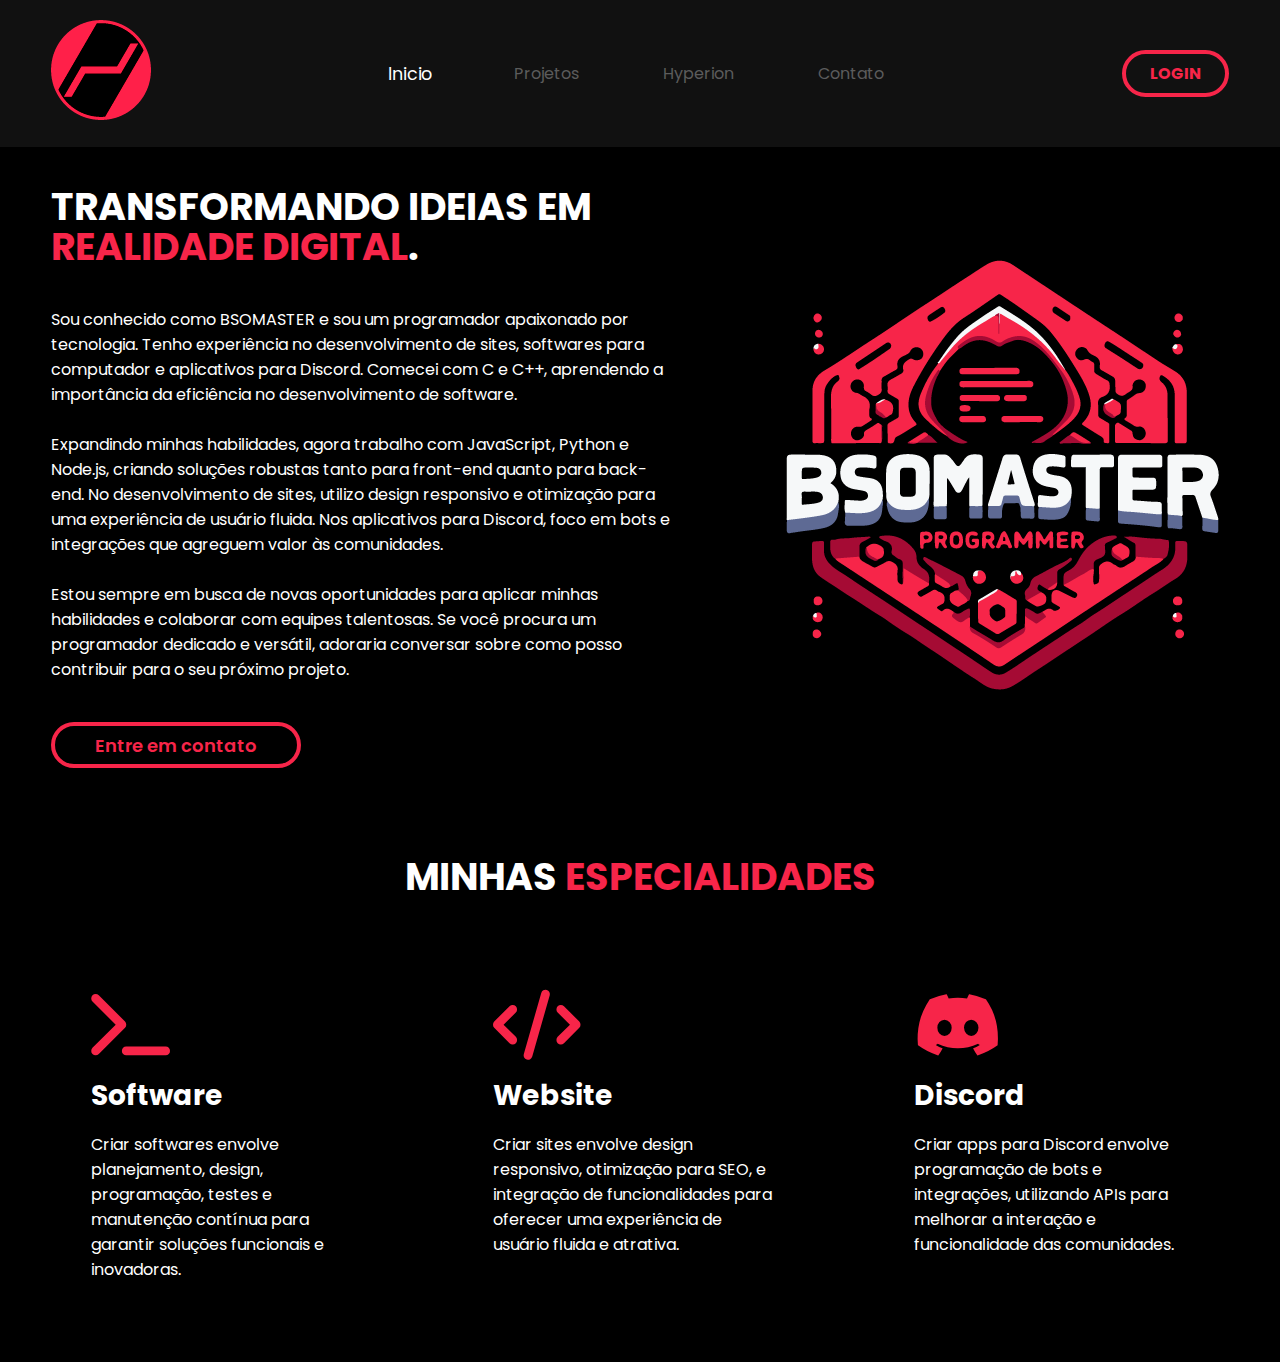
<file: index.html>
<!DOCTYPE html>
<html lang="pt-br">
    
    <head>
        <meta charset="UTF-8">
        <title>BsoMaster</title>
        <link rel="icon" type="image/x-icon" href="img/favicon.png">
        <meta name="viewport" content="width=device-width, initial-scale=1.0">

        <!-- Google Fonts -->
        <link rel="preconnect" href="https://fonts.googleapis.com">
        <link rel="preconnect" href="https://fonts.gstatic.com" crossorigin>
        <link href="https://fonts.googleapis.com/css2?family=Poppins:wght@400;700&display=swap" rel="stylesheet">
        
        <!-- Extern Icons  -->
        <link rel="stylesheet" href="https://cdnjs.cloudflare.com/ajax/libs/font-awesome/6.5.2/css/all.min.css"/>
        
        <!-- Main Style -->
        <link rel="stylesheet" href="css/style.css">
        <link rel="stylesheet" href="css/index.css">
        <script src="js/script.js" defer></script>
    </head>

    <body>
        
        <header>
            
            <div class="interface">
                
                <div class="logo">
                    <img src="img/bsomaster-logo.png" alt="Logo do site">
                </div>
                
                <div class="siteBtnMenu" id="siteBtnMenu">
                    <i class="fa-solid fa-bars"></i>
                </div>

                <div class="siteMenu" id="siteMenu">
                    
                    <nav>
                        <ul>
                            <li><a class="selected">Inicio</a></li>
                            <li><a>Projetos</a></li>
                            <li><a href="hyperion">Hyperion</a></li>
                            <li><a>Contato</a></li>
                        </ul>
                    </nav>

                    <div class="siteHeaderBtn">
                        <span>LOGIN</span>
                    </div>

                </div>

                <div class="siteOverMenu" id="siteOverMenu"></div>

            </div>
        </header>

        <main>
            <section class="sectionOne">
                <div class="interface">
                    <div class="flex">
                        <div class="sectionTxt">
                            
                            <h1>TRANSFORMANDO IDEIAS EM <span>REALIDADE DIGITAL</span>.</h1>
                            
                            <p>Sou conhecido como BSOMASTER e sou um programador apaixonado por tecnologia. Tenho experiência no desenvolvimento de sites, softwares para computador e aplicativos para Discord. Comecei com C e C++, aprendendo a importância da eficiência no desenvolvimento de software.</br></br>

                            Expandindo minhas habilidades, agora trabalho com JavaScript, Python e Node.js, criando soluções robustas tanto para front-end quanto para back-end. No desenvolvimento de sites, utilizo design responsivo e otimização para uma experiência de usuário fluida. Nos aplicativos para Discord, foco em bots e integrações que agreguem valor às comunidades.</br></br>
                                
                            Estou sempre em busca de novas oportunidades para aplicar minhas habilidades e colaborar com equipes talentosas. Se você procura um programador dedicado e versátil, adoraria conversar sobre como posso contribuir para o seu próximo projeto.</p>

                            <a><button onclick="location.href='mailto:admin@bsomaster.com.br?subject=Contato pelo Website'">Entre em contato</button></a>
                            
                        </div>
                        <div class="sectionFluctuate">
                            <img src="img/bsomaster.png" alt="">
                        </div>
                    </div>
                </div>
            </section>
            
            <section class="sectionTwo">
                <div class="interface">
                    <h2>MINHAS <span>ESPECIALIDADES</span></h2>
                    <div class="flex">
                        <div class="sectionBox">
                            <i class="fa-solid fa-terminal"></i>
                            <h3>Software</h3>
                            <p>Criar softwares envolve planejamento, design, programação, testes e manutenção contínua para garantir soluções funcionais e inovadoras.</p>
                        </div>
                        <div class="sectionBox">
                            <i class="fa-solid fa-code"></i>
                            <h3>Website</h3>
                            <p>Criar sites envolve design responsivo, otimização para SEO, e integração de funcionalidades para oferecer uma experiência de usuário fluida e atrativa.</p>
                        </div>
                        <div class="sectionBox">
                            <i class="fa-brands fa-discord"></i>
                            <h3>Discord</h3>
                            <p>Criar apps para Discord envolve programação de bots e integrações, utilizando APIs para melhorar a interação e funcionalidade das comunidades.</p>
                        </div>
                    </div>
                </div>
            </section>
        </main>

    </body>
</html>
</file>
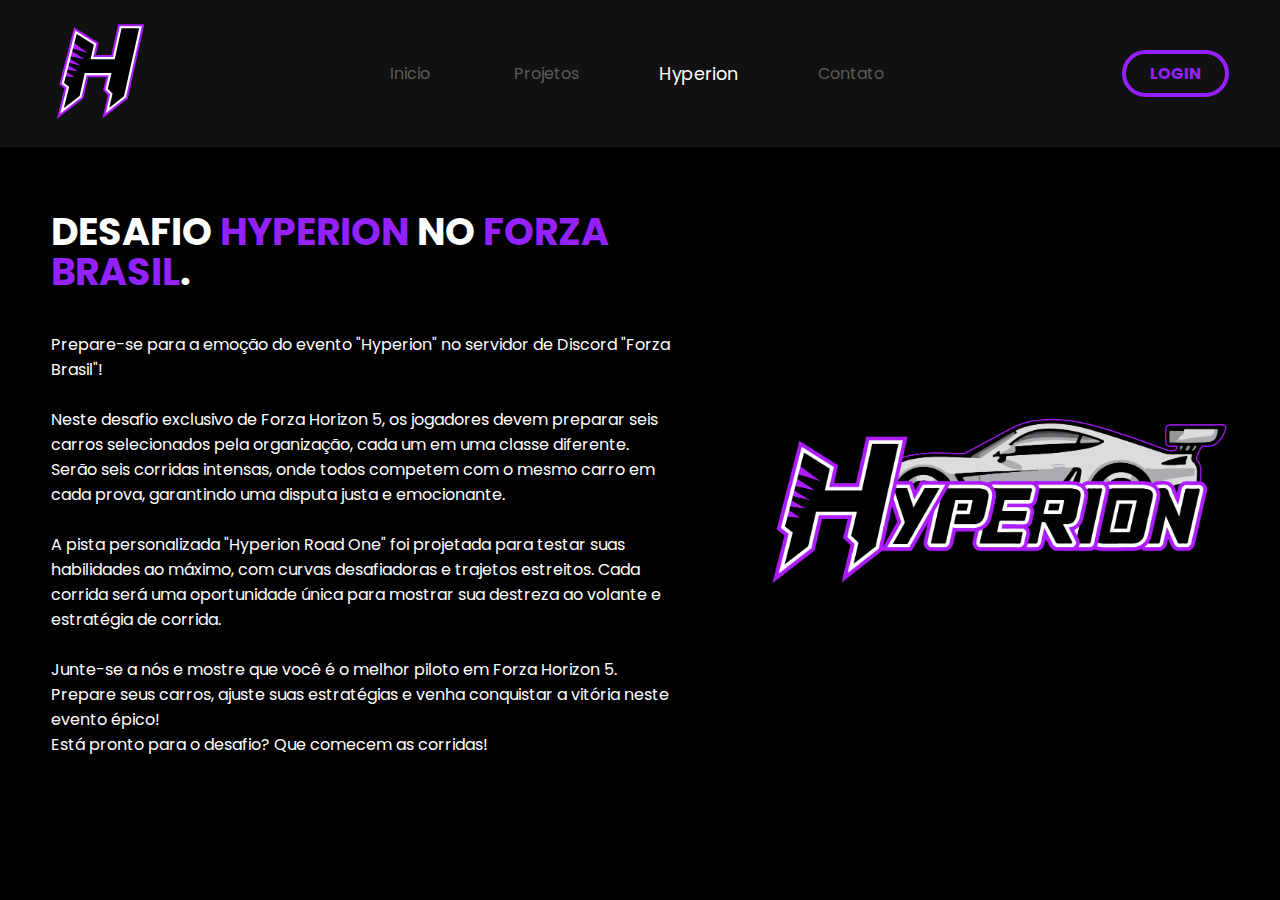
<file: hyperion/index.html>
<!DOCTYPE html>
<html lang="pt-br">
    
    <head>
        <meta charset="UTF-8">
        <title>BsoMaster : Hyperion</title>
        <link rel="icon" type="image/x-icon" href="../img/favicon.png">
        <meta name="viewport" content="width=device-width, initial-scale=1.0">

        <!-- Google Fonts -->
        <link rel="preconnect" href="https://fonts.googleapis.com">
        <link rel="preconnect" href="https://fonts.gstatic.com" crossorigin>
        <link href="https://fonts.googleapis.com/css2?family=Poppins:ital,wght@0,100;0,200;0,300;0,400;0,500;0,600;0,700;0,800;0,900;1,100;1,200;1,300;1,400;1,500;1,600;1,700;1,800;1,900&display=swap" rel="stylesheet">
        
        <!-- Extern Icons  -->
        <link rel="stylesheet" href="https://cdnjs.cloudflare.com/ajax/libs/font-awesome/6.5.2/css/all.min.css"/>
        
        <!-- Main Style -->
        <link rel="stylesheet" href="../css/style.css">
        <link rel="stylesheet" href="../css/hyperion.css">
        <script src="../js/script.js" defer></script>
    </head>
    
    <body>
        
        <header>
            
            <div class="interface">
                
                <div class="logo">
                    <img src="../img/hyperion-logo.png" alt="Logo do site">
                </div>
                
                <div class="siteBtnMenu" id="siteBtnMenu">
                    <i class="fa-solid fa-bars"></i>
                </div>

                <div class="siteMenu" id="siteMenu">
                    
                    <nav>
                        <ul>
                            <li><a href="../">Inicio</a></li>
                            <li><a>Projetos</a></li>
                            <li><a class="selected">Hyperion</a></li>
                            <li><a>Contato</a></li>
                        </ul>
                    </nav>

                    <div class="siteHeaderBtn">
                        <span>LOGIN</span>
                    </div>

                </div>

                <div class="siteOverMenu" id="siteOverMenu"></div>

            </div>
        </header>

        <main>
            </br>
            <section class="sectionOne">
                <div class="interface">
                    <div class="flex">
                        <div class="sectionTxt">
                            
							<h1>DESAFIO <span>HYPERION</span> NO <span>FORZA BRASIL</span>.</h1>
                            
							<p>Prepare-se para a emoção do evento "Hyperion" no servidor de Discord "Forza Brasil"!<br><br>
    
							Neste desafio exclusivo de Forza Horizon 5, os jogadores devem preparar seis carros selecionados pela organização, cada um em uma classe diferente. Serão seis corridas intensas, onde todos competem com o mesmo carro em cada prova, garantindo uma disputa justa e emocionante.<br><br>

							A pista personalizada "Hyperion Road One" foi projetada para testar suas habilidades ao máximo, com curvas desafiadoras e trajetos estreitos. Cada corrida será uma oportunidade única para mostrar sua destreza ao volante e estratégia de corrida.<br><br>

							Junte-se a nós e mostre que você é o melhor piloto em Forza Horizon 5. Prepare seus carros, ajuste suas estratégias e venha conquistar a vitória neste evento épico!<br>

							Está pronto para o desafio? Que comecem as corridas!</p>
                            
                        </div>
                        <div class="sectionFluctuate">
                            <img src="../img/Hyperion-Banner.png" alt="">
                        </div>
                    </div>
                </div>
            </section>
            
            <!--section class="sectionTwo">
                <div class="interface">
                    <h2>MINHAS <span>ESPECIALIDADES</span></h2>
                    <div class="flex">
                        <div class="sectionBox">
                            <i class="fa-solid fa-code"></i>
                            <h3>Website</h3>
                            <p>Neque porro quisquam est qui dolorem ipsum quia dolor sit amet, consectetur, adipisci velit.</p>
                        </div>
                        <div class="sectionBox">
                            <i class="fa-solid fa-cart-shopping"></i>
                            <h3>Loja Online</h3>
                            <p>Neque porro quisquam est qui dolorem ipsum quia dolor sit amet, consectetur, adipisci velit.</p>
                        </div>
                        <div class="sectionBox">
                            <i class="fa-brands fa-wordpress"></i>
                            <h3>Wordpress</h3>
                            <p>Neque porro quisquam est qui dolorem ipsum quia dolor sit amet, consectetur, adipisci velit.</p>
                        </div>
                    </div>
                </div>
            </section-->
        </main>

    </body>
</html>
</file>
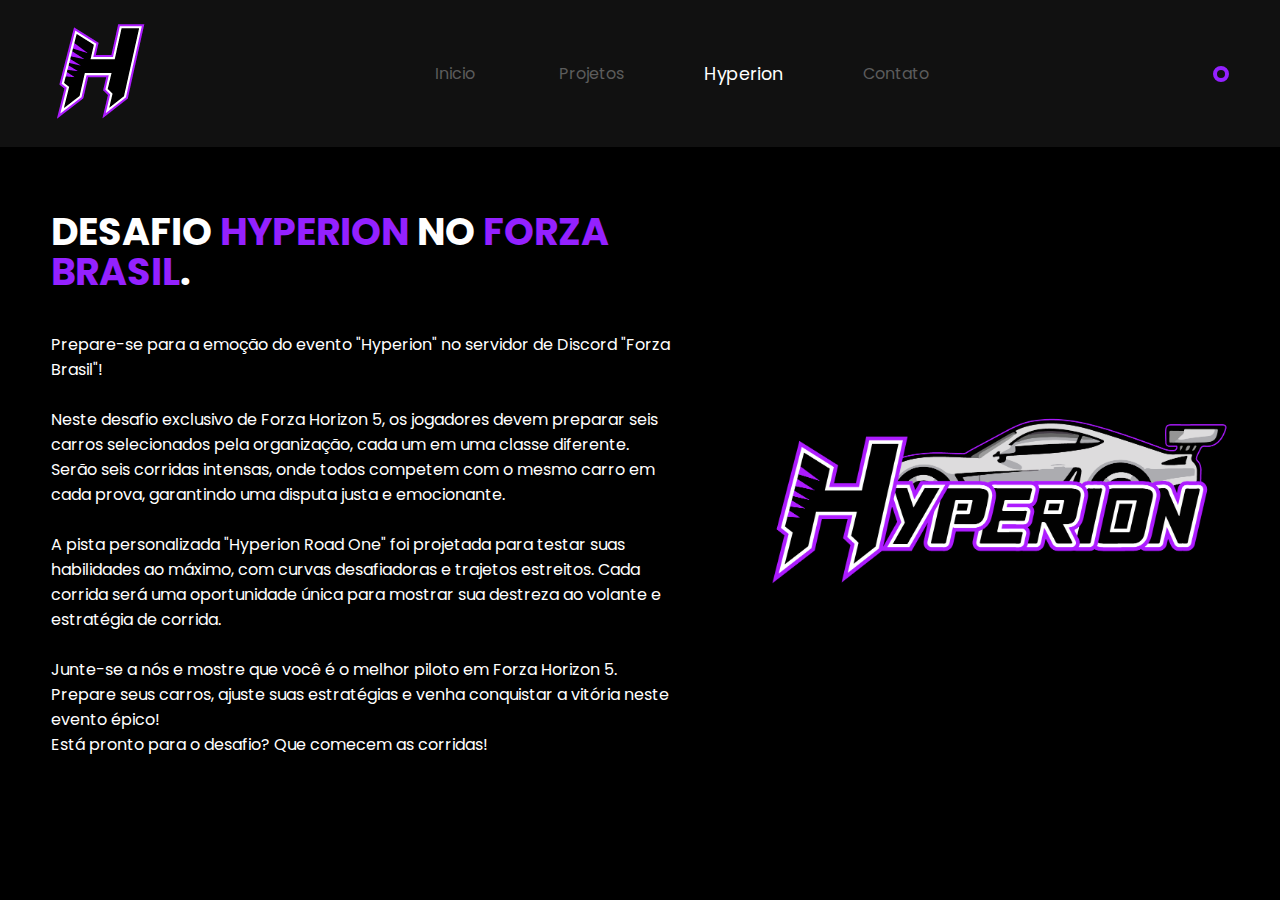
<file: img/index.html>
<!DOCTYPE html>
<html lang="pt-br">
    
    <head>
        <meta charset="UTF-8">
        <title>BsoMaster : Hyperion</title>
        <link rel="icon" type="image/x-icon" href="../img/favicon.png">
        <meta name="viewport" content="width=device-width, initial-scale=1.0">

        <!-- Google Fonts -->
        <link rel="preconnect" href="https://fonts.googleapis.com">
        <link rel="preconnect" href="https://fonts.gstatic.com" crossorigin>
        <link href="https://fonts.googleapis.com/css2?family=Poppins:ital,wght@0,100;0,200;0,300;0,400;0,500;0,600;0,700;0,800;0,900;1,100;1,200;1,300;1,400;1,500;1,600;1,700;1,800;1,900&display=swap" rel="stylesheet">
        
        <!-- Extern Icons  -->
        <link rel="stylesheet" href="https://cdnjs.cloudflare.com/ajax/libs/font-awesome/6.5.2/css/all.min.css"/>
        
        <!-- Main Style -->
        <link rel="stylesheet" href="../css/style.css">
        <link rel="stylesheet" href="../css/hyperion.css">
        <script src="../js/script.js" defer></script>

        <!-- Google Login -->
		<script src="https://accounts.google.com/gsi/client" async defer></script>
    </head>
    
    <body>

        <div id="g_id_onload"
		   data-client_id="87478016894-p1pdbiu2cbjlolkl0veolda452vknct4.apps.googleusercontent.com"
		   data-callback="onSignIn">
		</div>
        
        <header>
            
            <div class="interface">
                
                <div class="logo">
                    <img src="../img/hyperion-logo.png" alt="Logo do site">
                </div>
                
                <div class="siteBtnMenu" id="siteBtnMenu">
                    <i class="fa-solid fa-bars"></i>
                </div>

                <div class="siteMenu" id="siteMenu">
                    
                    <nav>
                        <ul>
                            <li><a href=".">Inicio</a></li>
                            <li><a>Projetos</a></li>
                            <li><a class="selected">Hyperion</a></li>
                            <li><a>Contato</a></li>
                        </ul>
                    </nav>

                    <div class="siteHeaderBtn">
                        <div class="g_id_signin"
                            data-type="button"
                            data-shape="pill"
                            data-theme="filled_black"
                            data-text="signin"
                            data-size="large"
                            data-logo_alignment="left"
                            data-width="200px">
                        </div>
                    </div>

                </div>

                <div class="siteOverMenu" id="siteOverMenu"></div>

            </div>
        </header>

        <main>
            </br>
            <section class="sectionOne">
                <div class="interface">
                    <div class="flex">
                        <div class="sectionTxt">
                            
							<h1>DESAFIO <span>HYPERION</span> NO <span>FORZA BRASIL</span>.</h1>
                            
							<p>Prepare-se para a emoção do evento "Hyperion" no servidor de Discord "Forza Brasil"!<br><br>
    
							Neste desafio exclusivo de Forza Horizon 5, os jogadores devem preparar seis carros selecionados pela organização, cada um em uma classe diferente. Serão seis corridas intensas, onde todos competem com o mesmo carro em cada prova, garantindo uma disputa justa e emocionante.<br><br>

							A pista personalizada "Hyperion Road One" foi projetada para testar suas habilidades ao máximo, com curvas desafiadoras e trajetos estreitos. Cada corrida será uma oportunidade única para mostrar sua destreza ao volante e estratégia de corrida.<br><br>

							Junte-se a nós e mostre que você é o melhor piloto em Forza Horizon 5. Prepare seus carros, ajuste suas estratégias e venha conquistar a vitória neste evento épico!<br>

							Está pronto para o desafio? Que comecem as corridas!</p>
                            
                        </div>
                        <div class="sectionFluctuate">
                            <img src="../img/Hyperion-Banner.png" alt="">
                        </div>
                    </div>
                </div>
            </section>
            
            <!--section class="sectionTwo">
                <div class="interface">
                    <h2>MINHAS <span>ESPECIALIDADES</span></h2>
                    <div class="flex">
                        <div class="sectionBox">
                            <i class="fa-solid fa-code"></i>
                            <h3>Website</h3>
                            <p>Neque porro quisquam est qui dolorem ipsum quia dolor sit amet, consectetur, adipisci velit.</p>
                        </div>
                        <div class="sectionBox">
                            <i class="fa-solid fa-cart-shopping"></i>
                            <h3>Loja Online</h3>
                            <p>Neque porro quisquam est qui dolorem ipsum quia dolor sit amet, consectetur, adipisci velit.</p>
                        </div>
                        <div class="sectionBox">
                            <i class="fa-brands fa-wordpress"></i>
                            <h3>Wordpress</h3>
                            <p>Neque porro quisquam est qui dolorem ipsum quia dolor sit amet, consectetur, adipisci velit.</p>
                        </div>
                    </div>
                </div>
            </section-->
        </main>

    </body>
</html>
</file>
<file: css/style.css>
/* Estilo Geral */

* {
    
    margin: 0;
    padding: 0;
    box-sizing: border-box;
    font-family: "Poppins", sans-serif;
}

body {
    
    background-color: #000;
    height: 100vh;
}

.interface {

    max-width: 1280px;
    margin: 0 auto;
}

.flex {

    display: flex;
}

a {

    cursor: pointer;
    text-decoration: none;
}

header {

    padding: 20px 4%;
    background-color: #111;
}

header > .interface {

    display: flex;
    align-items: center;
    justify-content: space-between;
}

header .logo img {

    height: 100px;
    max-width: 100px;
}

button {

    font-size: 18px;
    font-weight: 600;
    cursor: pointer;
    border: 0;
}

.siteHeaderBtn {

	border: 4px solid #f72549;
    border-radius: 50vh;
	padding: 4px;
    display: flex;
    justify-content: center;
    color: #f72549;
    cursor: pointer;
}

.siteHeaderBtn span {

    padding: 3px 20px;
    font-weight: bold;
}

.siteHeaderBtn:hover {

    background-color: #f72549;
    border-color: #111111;
    color: #000000;
}

.siteBtnClose {

    display: none;
}

.siteMenu {

    width: 100%;
    display: flex;
    align-items: center;
}

.siteMenu nav {

    width: 100%;
    display: flex;
    justify-content: center;
    user-select: none;
}

.siteMenu nav ul {
    
    list-style-type: none;
}

.siteMenu nav li {

    display: inline-block;
    padding: 0 40px;
}

.siteMenu nav a {

    color: #5C5C5C;
    text-decoration: none;
    display: inline-block;
    transition: .2s;
}

.siteMenu nav a.selected {

    color: #ffffff;
    transform: scale(1.1);
}

.siteMenu nav a:hover {

    color: #ffffff;
    transform: scale(1.1);
}

/* Menu Mobile */

.siteBtnMenu {
    
    display: none;
}

.siteBtnMenu i {

    color: #f72549;
    font-size: 40px;
    margin-right: 20px;
}

.siteOverMenu {

    position: fixed;
    height: 100%;
    width: 100%;
    z-index: 1;
    left: 0;
    top: 0;
    
    background-color: #000;
    opacity: 0.7;
    display: none;
}

/* Responsivo */
@media screen and (max-width: 1020px){
    
    /* Menu Header */
    .siteHeaderBtn {

        top: 10px;
        width: 100%;
        border-radius: 0px;
        position: absolute;

        border: none;
        color: #000000;
        background-color: #f72549;
    }

    header {

        padding: 10px 4%;
    }

    header .logo {

        height: 60px;
    }

    header .logo img {
    
        height: 60px;
        max-width: 60px;
    }

    /* Menu Mobile */
    .siteBtnMenu {
    
        display: block;
    }

    .siteMenu {

        display: block;
        background-color: #111;
        height: 100vh;
        position: fixed;
        top: 0;
        right: 0;
        z-index: 2;
        width: 0%;
        overflow: hidden;
        transition: .2s;
    }

    .siteMenu.openMenu {

        width: 80%;
    }

    .siteMenu.openMenu ~ .siteOverMenu {

        display: block;
    }

    .siteMenu .siteBtnClose {

        padding: 20px 5%;
        display: block;
    }

    .siteMenu .siteBtnClose i {

        color: #f72549;
        font-size: 30px;
    }

    .siteMenu nav {

        display: block;
        margin-top: 110px;
    }

    .siteMenu nav ul {

        text-align: right;
    }

    .siteMenu nav li {

        display:block;
        padding: 0;
    }

    .siteMenu nav a {

        color: #f72549;
        font-size: 20px;
        font-weight: 300;
        padding: 20px 8%;
        display: block;
        transition: 0s;
        font-weight: bold;
    }

    .siteMenu nav a.selected {

        background-color: #f72549;
        transform: scale(1.0);
        font-weight: bold;
        color: #000;
    }

    .siteMenu nav a:hover {

        color: #f72549;
        transform: scale(1.0);
    }

    .siteMenu nav a.selected:hover {

        color: #000000;
    }
}
</file>
<file: css/index.css>
main button {

    height: 46px;
    border-radius: 30px;
    background-color: #f72549;
    padding: 0 40px;
}

.interface h1, .interface h2 {

    color: #fff;
    font-size: 38px;
}

.interface h1 span, .interface h2 span {

    color: #f72549;
}

/* -- Seção Um -- */

.sectionOne {

    padding: 40px 4%;
}

.sectionOne .flex {

    gap: 90px;
    align-items: center;
    justify-content: center;
}

.sectionOne .sectionTxt h1 {

    line-height: 40px;
}

.sectionOne .sectionTxt button {

    color: #f72549;
    background-color: transparent;
    border: 4px solid #f72549;
}

.sectionOne .sectionTxt p {

    color: #fff;
    margin: 40px 0;
}

.sectionOne .sectionTxt button:hover {

    box-shadow: 0px 0px 8px #f72549;
    transform: scale(1.05);
}

.sectionOne .sectionFluctuate img {

    position: relative;
    animation: flutuar 2s ease-in-out infinite alternate;
    max-height: 460px;
    width: 460px;
}

@keyframes flutuar {

    0% {

        top: 0;
    }

    100% {

        top: 30px;
    }
}

/* -- Seção Dois -- */

.sectionTwo {

    padding: 40px 4%;
}

.sectionTwo h2 {

    text-align: center;
}

.sectionTwo .flex {

    gap: 60px;
}

.sectionTwo .sectionBox {

    color: #fff;
    padding: 40px;
    margin-top: 45px;
    border-radius: 20px;
    transition: .2s;
}

.sectionTwo .sectionBox a {

    color: #fff;
}

.sectionTwo .sectionBox:hover {

    transform: scale(1.05);
    box-shadow: 0 0 8px #ffffff6b;
}

.sectionTwo .sectionBox i {

    font-size: 70px;
    color: #f72549;
}

.sectionTwo .sectionBox h3 {

    font-size: 28px;
    margin: 15px 0;
}

/* Responsivo */
@media screen and (max-width: 1020px){

    .flex {

        flex-direction: column;
    }
    
    /* -- Seção Um -- */
    section.sectionOne {

        padding: 20px 8%;
    }

    section.sectionOne .flex {

        gap: 40px;
        flex-direction: column-reverse;
    }
    
    .sectionOne h1 {

        font-size: 30px;
    }

    .sectionOne .sectionFluctuate img {

        width: 100%;
    }

    .sectionOne .sectionTxt a {

        display: grid;
        justify-content: center;
    }

    /* -- Seção Dois -- */
    .sectionTwo {

        padding: 40px 8%;
    }

    .sectionTwo h2 {

        font-size: 34px;
        line-height: 35px;
    }

    .sectionTwo .flex {

        gap: 10px;
    }

    .sectionTwo .sectionBox {

        transform: scale(1.05);
        box-shadow: 0 0 8px #ffffff6b;
    }
}
</file>
<file: css/hyperion.css>
.siteHeaderBtn {

    border-color: #9421ff;
    color: #9421ff;
}

.siteHeaderBtn:hover {

    background-color: #9421ff;
}

.siteBtnMenu i {

    color: #9421ff;
}

/* Responsivo */
@media screen and (max-width: 1020px){

    .siteHeaderBtn {

        color: #000000;
        background-color: #9421ff;
    }
    
    .siteMenu .siteBtnClose i {

        color: #9421ff;
    }

    .siteMenu nav a {

        color: #9421ff;
    }

    .siteMenu nav a.selected {

        background-color: #9421ff;
    }

    .siteMenu nav a:hover {

        color: #9421ff;
    }
}

/*/ Exclusivo da Página /*/

.interface h1, .interface h2 {

    color: #fff;
    font-size: 38px;
}

.interface h1 span, .interface h2 span {

    color: #9421ff;
}

/* -- Seção Um -- */

.sectionOne {

    padding: 40px 4%;
}

.sectionOne .flex {

    gap: 90px;
    align-items: center;
    justify-content: center;
}

.sectionOne .sectionTxt h1 {

    line-height: 40px;
}

.sectionOne .sectionTxt button i {

    font-weight: bold;
}

.sectionOne .sectionTxt p {

    color: #fff;
    margin: 40px 0;
}

.sectionOne .sectionTxt button:hover {

    box-shadow: 0px 0px 8px #9421ff;
    transform: scale(1.05);
}

.sectionOne .sectionFluctuate img {

    position: relative;
    max-height: 460px;
    width: 460px;
}

/* -- Seção Dois -- */

.sectionTwo {

    padding: 40px 4%;
}

.sectionTwo h2 {

    text-align: center;
}

.sectionTwo .flex {

    gap: 60px;
}

.sectionTwo .sectionBox {

    color: #fff;
    padding: 40px;
    margin-top: 45px;
    border-radius: 20px;
    transition: .2s;
}

.sectionTwo .sectionBox a {

    color: #fff;
}

.sectionTwo .sectionBox:hover {

    transform: scale(1.05);
    box-shadow: 0 0 8px #ffffff6b;
}

.sectionTwo .sectionBox i {

    font-size: 70px;
    color: #9421ff;
}

.sectionTwo .sectionBox h3 {

    font-size: 28px;
    margin: 15px 0;
}

/* Responsivo */
@media screen and (max-width: 1020px){

    .flex {

        flex-direction: column;
    }
    
    /* -- Seção Um -- */
    section.sectionOne {

        padding: 20px 8%;
    }

    section.sectionOne .flex {

        gap: 40px;
        flex-direction: column-reverse;
    }
    
    .sectionOne h1 {

        font-size: 30px;
    }

    .sectionOne .sectionFluctuate img {

        width: 100%;
    }

    .sectionOne .sectionTxt a {

        display: grid;
        justify-content: center;
    }

    /* -- Seção Dois -- */
    .sectionTwo {

        padding: 40px 8%;
    }

    .sectionTwo h2 {

        font-size: 34px;
        line-height: 35px;
    }

    .sectionTwo .flex {

        gap: 10px;
    }

    .sectionTwo .sectionBox {

        transform: scale(1.05);
        box-shadow: 0 0 8px #ffffff6b;
    }
}
</file>
